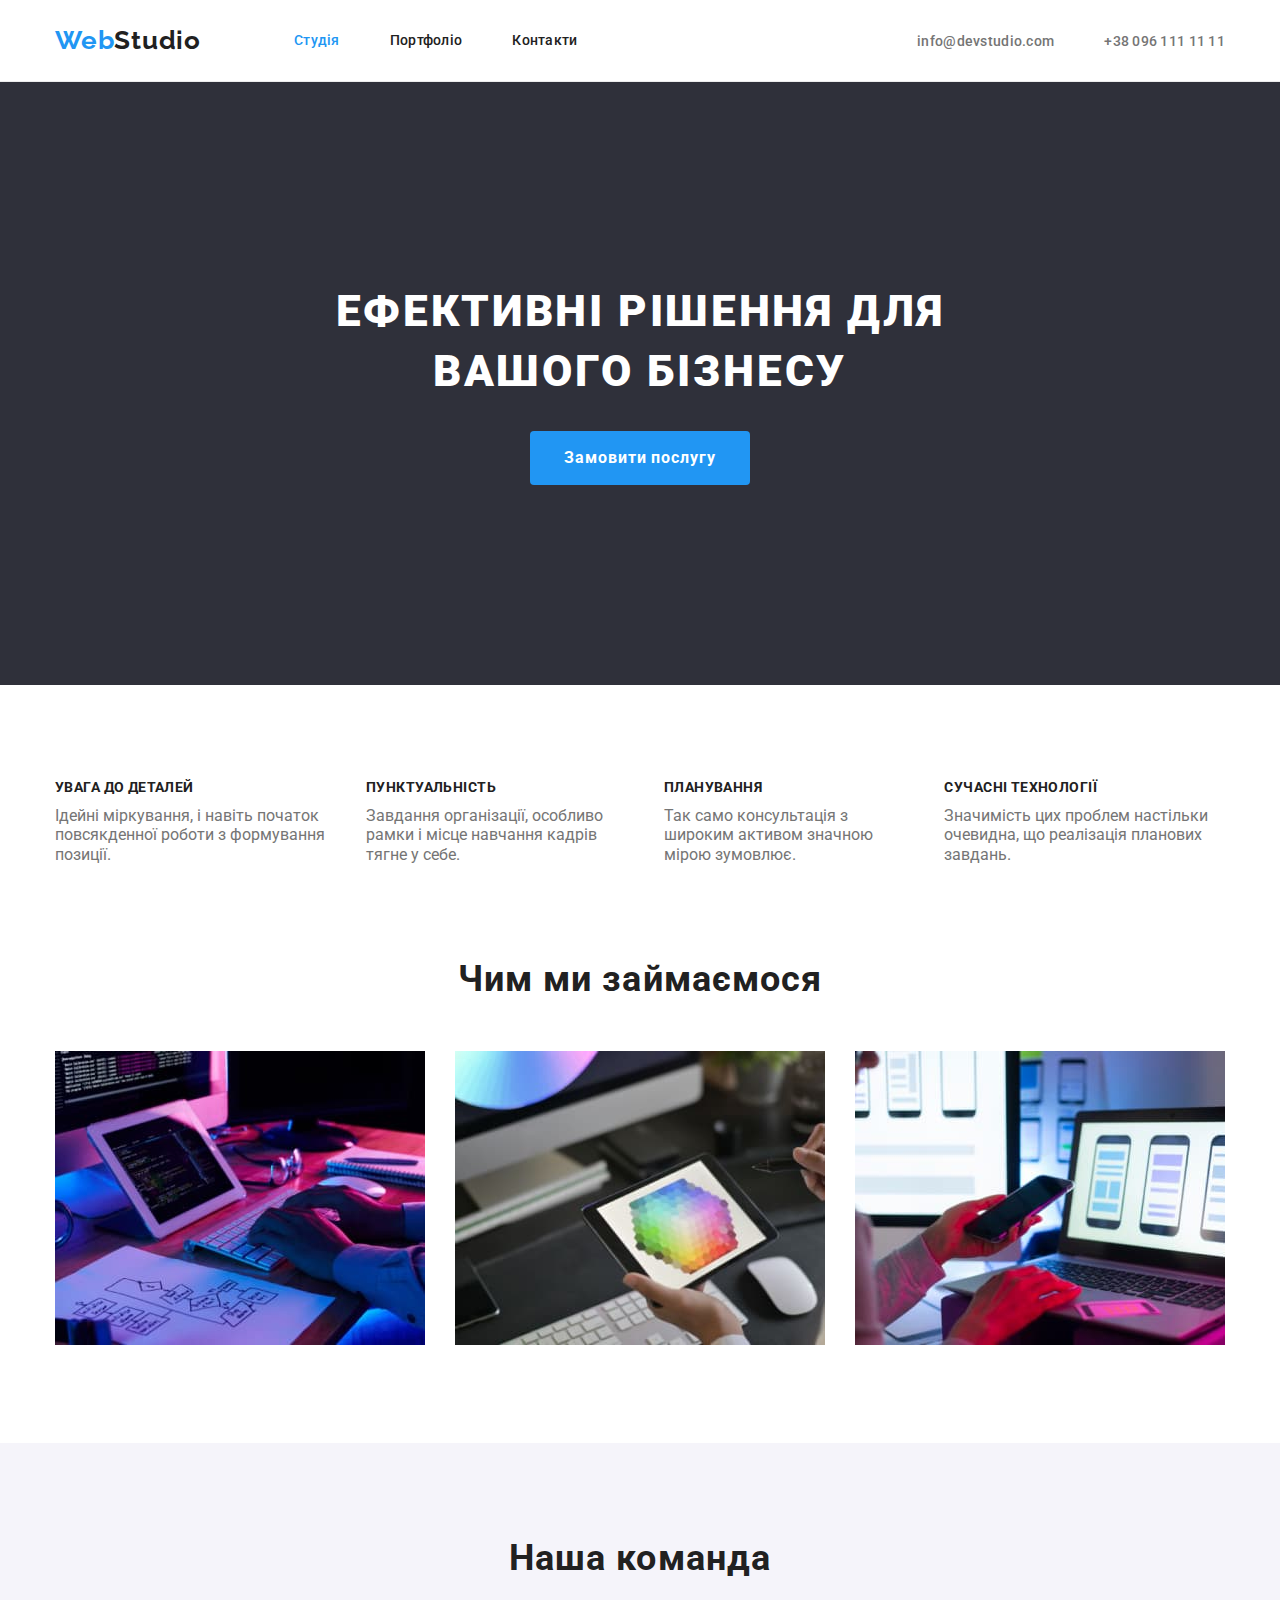
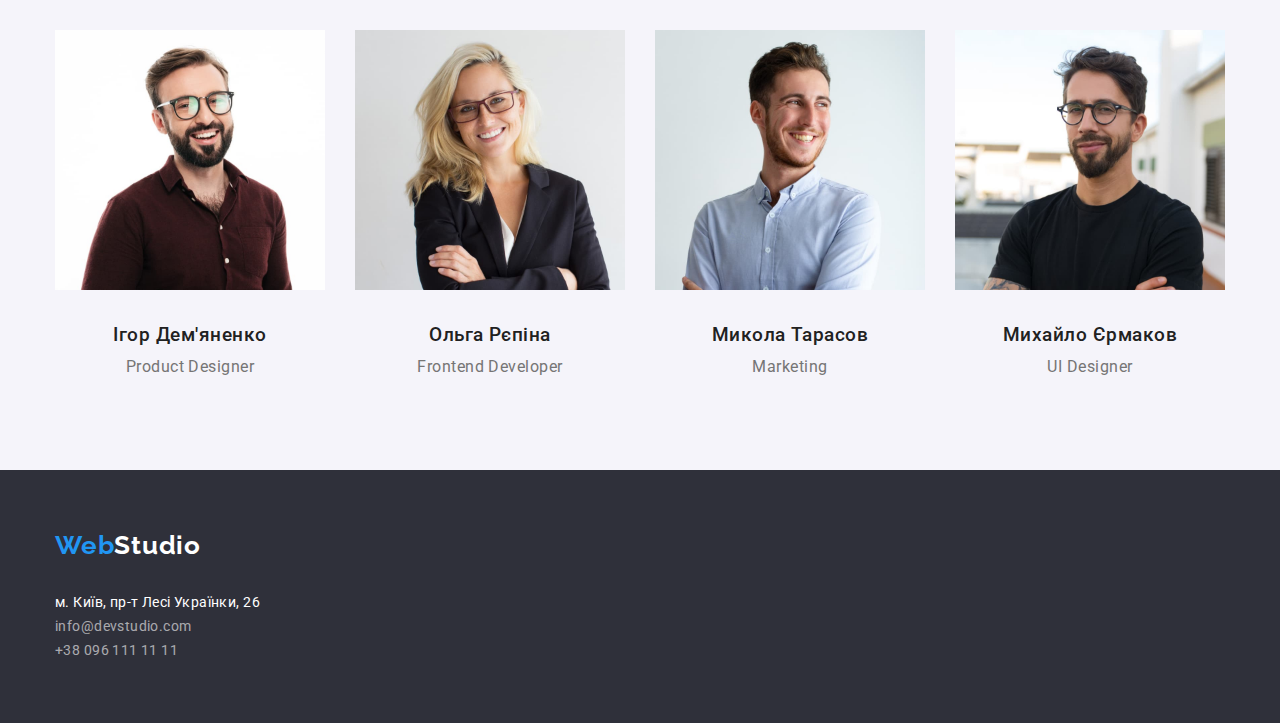
<file: index.html>
<!DOCTYPE html>
<html lang="uk">
  <head>
    <meta charset="UTF-8" />
    <meta name="viewport" content="width=device-width, initial-scale=1.0" />
    <title>WebStudio</title>
    <link
      href="https://fonts.googleapis.com/css2?family=Roboto:wght@400;500;700;900&display=swap"
      rel="stylesheet"
    />
    <link href="https://fonts.googleapis.com/css2?family=Raleway:ital,wght@0,700;1,700&display=swap" rel="stylesheet">
    <link rel="stylesheet" href="https://cdnjs.cloudflare.com/ajax/libs/modern-normalize/2.0.0/modern-normalize.min.css">
    <link rel="stylesheet" href="./css/styles.css" />
  </head>
  <body>
    <header>
      <div class="container main-nav">
        <a class="logo" href="./index.html"><span>Web</span>Studio</a>
        <nav> 
          <ul class="nav-list list">
            <li class="nav-list-item"><a class="link curent" href="./index.html">Студія</a></li>
            <li class="nav-list-item"><a class="link" href="./portfolio.html">Портфоліо</a></li>
            <li class="nav-list-item"><a class="link" href="">Контакти</a></li>
          </ul>
        </nav>
        <ul class="address-list list">
          <li class="address-list-item">
            <a class="info-link" href="mailto:info@devstudio.com">info@devstudio.com</a>
          </li>
          <li class="address-list-item">
            <a class="info-link" href="tel:+380961111111">+38 096 111 11 11</a>
          </li>
        </ul>
        
      </div>
    </header>
    <main>
      <section class="hero">
        <h1 class="hero-title">Ефективні рішення для вашого бізнесу</h1>
        <button type="button" class="btn">Замовити послугу</button>
      </section>
      <section class="advantages-section">
        <div class="container">
          <ul class="advantages-list list">
            <li class="item">
              <h3 class="advantages-title">Увага до деталей</h3>
              <p>
                Ідейні міркування, і навіть початок повсякденної роботи з
                формування позиції.
              </p>
            </li>
            <li class="item">
              <h3 class="advantages-title">Пунктуальність</h3>
              <p>
                Завдання організації, особливо рамки і місце навчання кадрів тягне
                у себе.
              </p>
            </li>
            <li class="item">
              <h3 class="advantages-title">Планування</h3>
              <p>
                Так само консультація з широким активом значною мірою зумовлює.
              </p>
            </li>
            <li class="item">
              <h3 class="advantages-title">Сучасні технології</h3>
              <p>
                Значимість цих проблем настільки очевидна, що реалізація планових
                завдань.
              </p>
            </li>
          </ul>
        </div>
      </section>
      <section class="examples-section">
        <div class="container">
          <h2 class="section-title">Чим ми займаємося</h2>
          <ul class="examples-list list">
            <li class="examples-list-item">
              <img
                src="./images/img.jpg"
                alt="Написання коду на комп'ютері"
                width="370"
              />
            </li>
            <li class="examples-list-item">
              <img
                src="./images/img2.jpg"
                alt="Робота за ноутом і смартфоном"
                width="370"
              />
            </li>
            <li class="examples-list-item">
              <img
                src="./images/img3.jpg"
                alt="Планшет з палітрою кольорів"
                width="370"
              />
            </li>
          </ul>
        </div>
        
      </section>
      <section class="team-section">
        <div class="container">
          <h2 class="section-title">Наша команда</h2>
          <ul class="team-list list">
            <li class="team-list-item">
              <img src="./images/igor.jpg" alt="Ігор Дем'яненко" width="270" />
              <h3 class="names-title">Ігор Дем'яненко</h3>
              <p class="position">Product Designer</p>
            </li>
            <li class="team-list-item">
              <img src="./images/olga.jpg" alt="Ольга Рєпіна" width="270" />
              <h3 class="names-title">Ольга Рєпіна</h3>
              <p class="position">Frontend Developer</p>
            </li>
            <li class="team-list-item">
              <img src="./images/mykola.jpg" alt="Микола Тарасов" width="270" />
              <h3 class="names-title">Микола Тарасов</h3>
              <p class="position">Marketing</p>
            </li>
            <li class="team-list-item">
              <img
                src="./images/mikhailo.jpg"
                alt="Михайло Єрмаков"
                width="270"
              />
              <h3 class="names-title">Михайло Єрмаков</h3>
              <p class="position">UI Designer</p>
            </li>
          </ul>
      </div>
      </section>
    </main>
    <footer>
      <div class="container">
        <a class="logo footer" href="./index.html"><span>Web</span>Studio</a>
        <address class="address-title">
          м. Київ, пр-т Лесі Українки, 26<br/>
          <a class="address-link" href="mailto:info@devstudio.com"
            >info@devstudio.com</a><br/>
          <a class="address-link" href="tel:+380961111111">+38 096 111 11 11</a>
        </address>
      </div>
      
    </footer>
  </body>
</html>
</file>
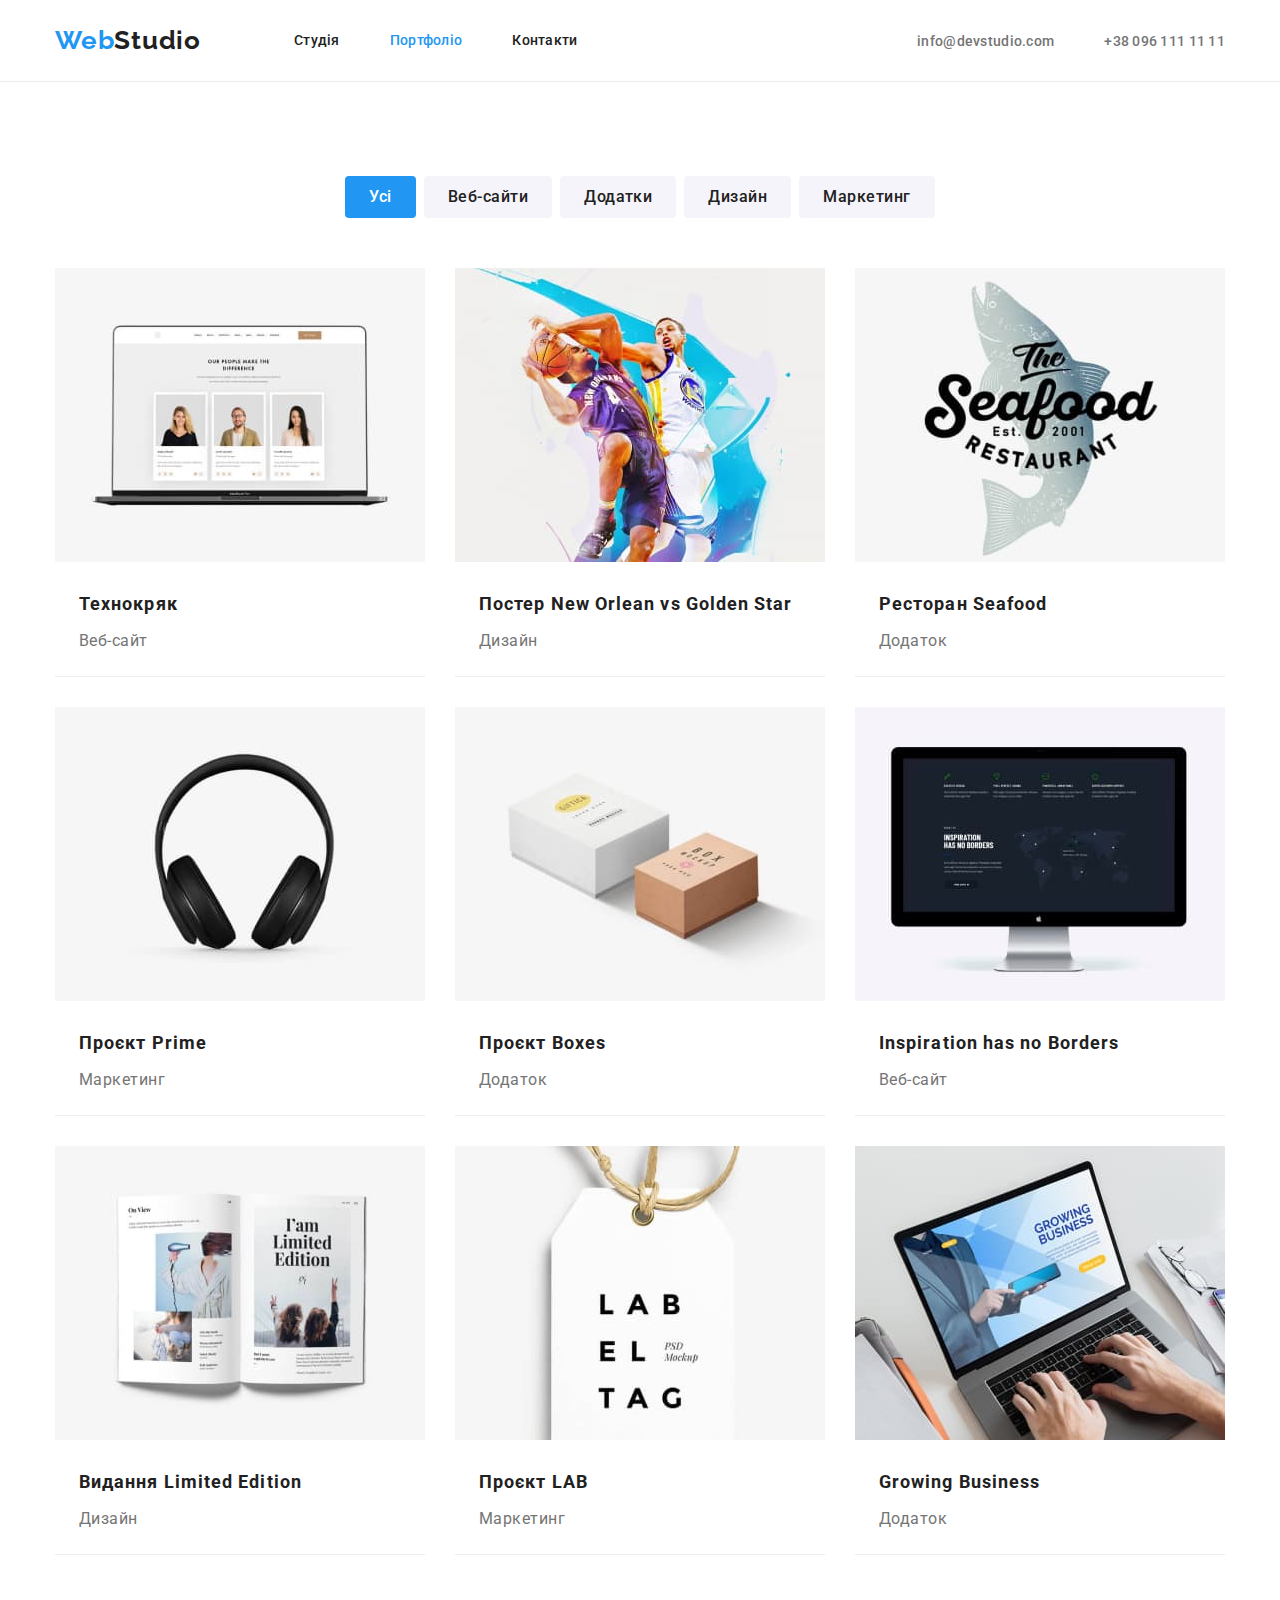
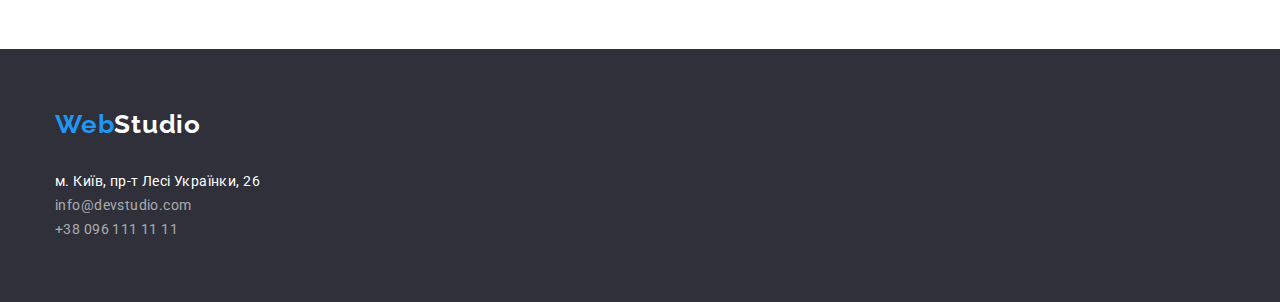
<file: portfolio.html>
<!DOCTYPE html>
<html lang="uk">
  <head>
    <meta charset="UTF-8" />
    <meta name="viewport" content="width=device-width, initial-scale=1.0" />
    <title>Portfolio</title>
    <link
      href="https://fonts.googleapis.com/css2?family=Roboto:wght@400;500;700;900&display=swap"
      rel="stylesheet"
    />
    <link href="https://fonts.googleapis.com/css2?family=Raleway:ital,wght@0,700;1,700&display=swap" rel="stylesheet">
    <link rel="stylesheet" href="https://cdnjs.cloudflare.com/ajax/libs/modern-normalize/2.0.0/modern-normalize.min.css">
    <link rel="stylesheet" href="./css/styles.css" />
  </head>
  <body>
    <header>
      <div class="container main-nav">
        <a class="logo" href="./index.html"><span>Web</span>Studio</a>
        <nav> 
          <ul class="nav-list list">
            <li class="nav-list-item"><a class="link" href="./index.html">Студія</a></li>
            <li class="nav-list-item"><a class="link curent" href="./portfolio.html">Портфоліо</a></li>
            <li class="nav-list-item"><a class="link" href="">Контакти</a></li>
          </ul>
        </nav>
        <ul class="address-list list">
          <li class="address-list-item">
            <a class="info-link" href="mailto:info@devstudio.com">info@devstudio.com</a>
          </li>
          <li class="address-list-item">
            <a class="info-link" href="tel:+380961111111">+38 096 111 11 11</a>
          </li>
        </ul>
        
      </div>
    </header>
    <main>
      <section class="portfolio">
        <div class="container">
          <ul class="filter-list list">
            <li class="filter-list-item"><button type="button" class="filter-btn current">Усі</button></li>
            <li class="filter-list-item"><button type="button" class="filter-btn">Веб-сайти</button></li>
            <li class="filter-list-item"><button type="button" class="filter-btn">Додатки</button></li>
            <li class="filter-list-item"><button type="button" class="filter-btn">Дизайн</button></li>
            <li class="filter-list-item"><button type="button" class="filter-btn">Маркетинг</button></li>
          </ul>
          <ul class="work-list list">
            <li class="work-list-item">
              <img
                src="./images/technokryak.jpg"
                alt="Веб-сай Технокряк"
                width="370"
                height="294"
              />
              <h3 class="work-title">Технокряк</h3>
              <p class="work-description">Веб-сайт</p>
            </li>
            <li class="work-list-item">
              <img
                src="./images/posterneworlean.jpg"
                alt="Постер New Orlean vs Golden Star"
                width="370"
                height="294"
              />
              <h3 class="work-title">Постер New Orlean vs Golden Star</h3>
              <p class="work-description">Дизайн</p>
            </li>
            <li class="work-list-item">
              <img
                src="./images/restoraunt.jpg"
                alt="Логотип Ресторану Seafood"
                width="370"
                height="294"
              />
              <h3 class="work-title">Ресторан Seafood</h3>
              <p class="work-description">Додаток</p>
            </li>
            <li class="work-list-item">
              <img
                src="./images/projectprime.jpg"
                alt="Наушники"
                width="370"
                height="294"
              />
              <h3 class="work-title">Проєкт Prime</h3>
              <p class="work-description">Маркетинг</p>
            </li>
            <li class="work-list-item">
              <img
                src="./images/projectboxes.jpg"
                alt="Дві коробки"
                width="370"
                height="294"
              />
              <h3 class="work-title">Проєкт Boxes</h3>
              <p class="work-description">Додаток</p>
            </li>
            <li class="work-list-item">
              <img
                src="./images/inspiration.jpg"
                alt="IMac з веб-сайтом Inspiration has no Borders"
                width="370"
                height="294"
              />
              <h3 class="work-title">Inspiration has no Borders</h3>
              <p class="work-description">Веб-сайт</p>
            </li>
            <li class="work-list-item">
              <img
                src="./images/limitededition.jpg"
                alt="Журнал з виданням Limited Edition"
                width="370"
                height="294"
              />
              <h3 class="work-title">Видання Limited Edition</h3>
              <p class="work-description">Дизайн</p>
            </li>
            <li class="work-list-item">
              <img
                src="./images/projectlab.jpg"
                alt="Мокап проєкту LAB"
                width="370"
                height="294"
              />
              <h3 class="work-title">Проєкт LAB</h3>
              <p class="work-description">Маркетинг</p>
            </li>
            <li class="work-list-item">
              <img
                src="./images/growingbusiness.jpg"
                alt="Ноутбук з додатком Growing Business"
                width="370"
                height="294"
              />
              <h3 class="work-title">Growing Business</h3>
              <p class="work-description">Додаток</p>
            </li>
          </ul>
        </div>      
      </section>
    </main>
    <footer>
      <div class="container">
        <a class="logo footer" href="./index.html"><span>Web</span>Studio</a>
        <address class="address-title">
          м. Київ, пр-т Лесі Українки, 26<br/>
          <a class="address-link" href="mailto:info@devstudio.com"
            >info@devstudio.com</a><br/>
          <a class="address-link" href="tel:+380961111111">+38 096 111 11 11</a>
        </address>
      </div>
      </footer>
  </body>
</html>
</file>
<file: css/styles.css>
/* Акцентний колір #2196F3 */
/* Основний колір #757575 */
/* Вторинний колір #212121 */
/* Білий #FFFFFF */
/* Background button F5F4FA */
/* Footer rgba(255, 255, 255, 0.6) */

/* Колір фону  #FFFFFF*/
html{
  box-sizing: border-box;
}
*,
*::before,
*::after {
  box-sizing: inherit;
}

:root {
  --primary-text-color: #757575;
  --title-text-color: #212121;
  --accent-color: #2196f3;
  --primary-white-color: #ffffff;
  --bck-color: #2f303a;
  --bck-color-btn: #f5f4fa;
  --second-bck-color: #F5F4FA;
  --main-font: Roboto, sans-serif;
  --logo-font: Raleway, sans-serif;;
}

body {
  background-color: var(--primary-white-color);
  color: var(--primary-text-color);
  font-family: var(--main-font);
  font-size: 16px;
  line-height: 1.2;
}
p{
  margin: 0;
}
.list {
  list-style: none;
  padding: 0;
  margin: 0;
}

.container{
  width: 1200px;
  padding-left: 15px;
  padding-right: 15px;
  margin: 0 auto;
}

/* Header */
header{
  border-bottom: solid 1px #ECECEC;
}
.logo span {
  color: var(--accent-color);
}
.logo {
  margin-right: 93px;

  color: var(--title-text-color);
  font-family: var(--logo-font);
  font-size: 26px;
  font-weight: 700;
  line-height: 1.2;
  letter-spacing: 0.78px;
  text-decoration: none;
}
.main-nav{
  display: flex;
  align-items: center;
}
.nav-list{
  display: flex;
  align-items: center;
}
.address-list{
  display: flex;
  margin-left: auto;

}

.nav-list-item + .nav-list-item, .address-list-item + .address-list-item{
  margin-left: 50px;
}

.nav-list .link {
  display: inline-block;
  color: var(--title-text-color);
  text-decoration: none;

  font-size: 14px;
  font-weight: 500;
  line-height: 1.2;
  letter-spacing: 0.28px;
  padding-top: 32px;
  padding-bottom: 32px;
  
}
.nav-list .link:hover,
.nav-list .link:focus {
  color: var(--accent-color);
}
.link.curent {
  color: var(--accent-color);
  text-decoration: none;
}
.info-link {
  color: var(--primary-text-color);
  text-decoration: none;

  font-size: 14px;
  font-weight: 500;
  letter-spacing: 0.28px;
}
.info-link:hover,
.info-link:focus {
  color: var(--accent-color);
}

/* Hero */
.hero {
  background-color: var(--bck-color);
  text-align: center;
  padding-top: 200px;
  padding-bottom: 200px;
  margin-bottom: 94px;
}
.hero-title {
  width: 696px;
  margin: 0 auto 30px;

  color: var(--primary-white-color);
  font-size: 44px;
  font-weight: 900;
  line-height: 1.36;
  letter-spacing: 2.64px;
  text-transform: uppercase;
}
.hero .btn {
  padding: 10px 32px;
  border-radius: 4px;
  border-color: transparent;

  background-color: var(--accent-color);
  color: var(--primary-white-color);
  font-weight: 700;
  line-height: 1.87;
  letter-spacing: 0.96px;
  cursor: pointer;
}
/* advantages */
.advantages-section{ 
  margin-bottom: 94px;
}
.advantages-list{
  display: flex;
}
.advantages-list > .item + .item{
  margin-left: 30px;
}

.advantages-title {
  margin: 0;
  margin-bottom: 10px;
  color: var(--title-text-color);

  font-size: 14px;
  font-weight: 700;
  line-height: 1.2;
  letter-spacing: 0.42px;
  text-transform: uppercase;
}
/* examples */
.examples-section{
  margin-bottom: 94px;
}
.examples-list {
  display: flex;
}
.section-title {
  margin: 0;
  margin-bottom: 50px;

  color: var(--title-text-color);
  text-align: center;
  font-size: 36px;
  font-weight: 700;
  letter-spacing: 1.08px;
}
.examples-list-item + .examples-list-item {
  padding-left: 30px;
}
/* team */
.team-section{
  padding-top: 94px;
  padding-bottom: 94px;
  background-color: var(--second-bck-color);
}
.team-list{
  display: flex;
}
.names-title {
  text-align: center;
  margin-top: 30px;
  margin-bottom: 10px;
  color: var(--title-text-color);
  font-weight: 500;
  letter-spacing: 0.48px;
}
.position {
  text-align: center;
  letter-spacing: 0.48px;
}
.team-list-item + .team-list-item{
  margin-left: 30px;
}
/* footer */

footer {
  background-color: var(--bck-color);
  padding-top: 60px;
  padding-bottom: 60px;
}
.logo.footer {
  color: var(--primary-white-color);
  text-decoration: none;
  font-family: var(--logo-font);
  font-size: 26px;
  font-weight: 700;
  letter-spacing: 0.78px;
}
.address-title {
  margin-top: 30px;

  color: var(--primary-white-color);
  font-style: normal;
  font-size: 14px;
  line-height: 1.71;
  letter-spacing: 0.42px;
}
.address-link {
  text-decoration: none;
  color: rgba(255, 255, 255, 0.6);
}
.address-link:hover, .address-link:focus{
    color: var(--accent-color);
}
/* portfolio */
.portfolio{
  padding-top: 94px;
  padding-bottom: 94px;
}
.filter-list{
  display: flex;
  justify-content: center;
  margin-bottom: 50px;
}
.filter-list-item:not(:first-child){
  margin-left: 8px;
}
.filter-btn {
  border-radius: 4px;
  border-color: transparent;
  padding: 6px 22px;

  background-color: var(--bck-color-btn);
  color: var(--title-text-color);
  font-family: inherit;
  font-weight: 500;
  line-height: 1.62;
  letter-spacing: 0.48px;
  cursor: pointer;
}

.filter-btn.current,
.filter-btn:hover,
.filter-btn:focus {
  background-color: var(--accent-color);
  color: var(--primary-white-color);
}
.work-list{
  display: flex;
  flex-wrap: wrap;
  justify-content: space-between;
}
.work-list-item{
  width: calc((100% - 2*30) / 3);
  /* margin-right: 30px;*/
  margin-bottom: 30px;
  border-bottom: solid 1px #EEE; 
}
/* .work > .item:nth-child(3n){
  margin-right: 0;
}*/
.work-list-item:nth-last-child(-n+3){
  margin-bottom: 0;
} 
.work-title {
  margin: 20px 0 4px;
  padding: 0 24px;
  color: var(--title-text-color);
  font-size: 18px;
  font-weight: 700;
  line-height: 2;
  letter-spacing: 1.08px;
}

.work-description {
  margin: 0;
  margin-bottom: 20px;
  padding: 0 24px;
  line-height: 1.87;
  letter-spacing: 0.48px;
}
</file>
